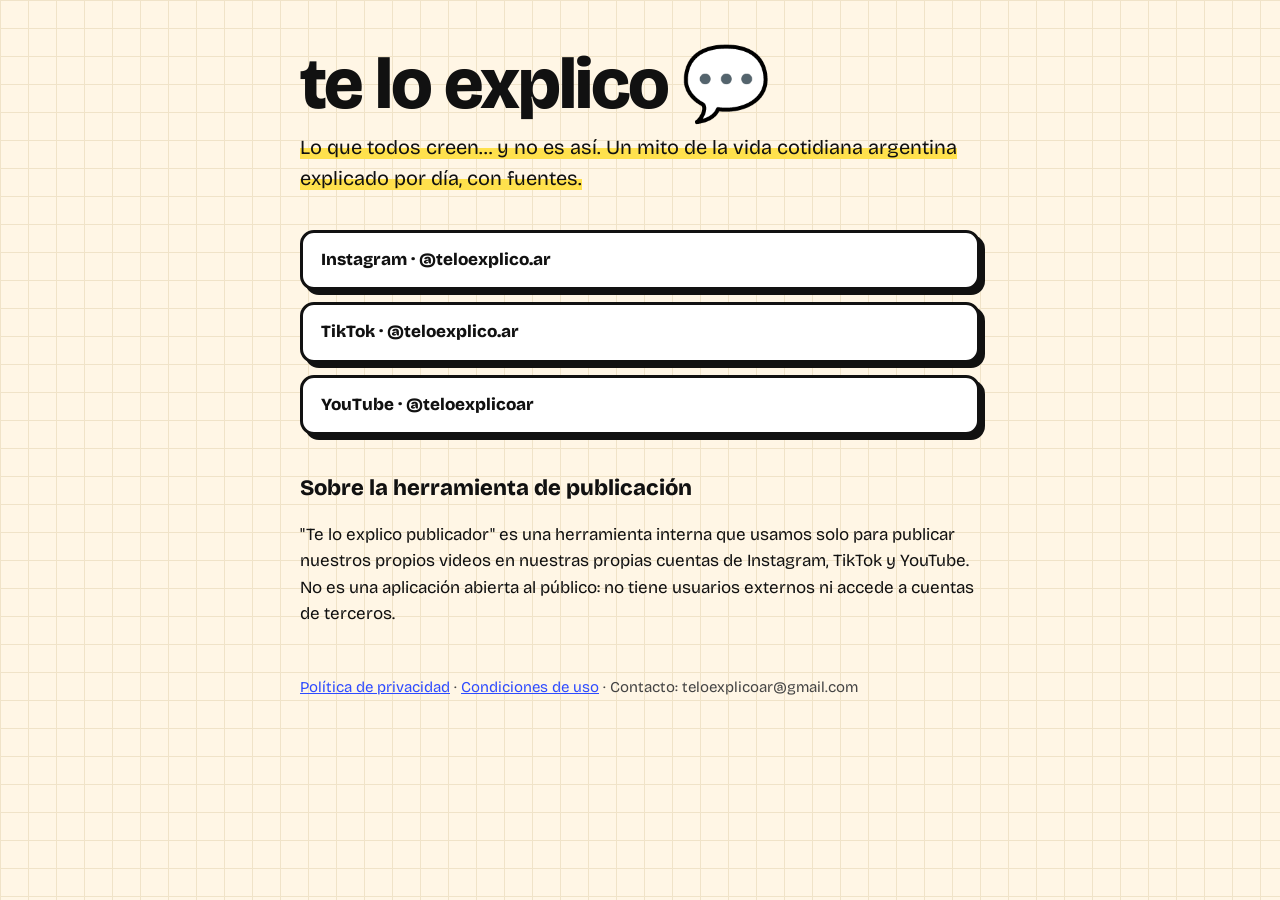
<file: index.html>
<!doctype html>
<html lang="es">
<head>
<meta charset="utf-8">
<meta name="viewport" content="width=device-width, initial-scale=1">
<title>Te lo explico</title>
<meta name="description" content="Te lo explico: un mito de la vida cotidiana argentina explicado por día, con fuentes.">
<link rel="preconnect" href="https://fonts.googleapis.com">
<link href="https://fonts.googleapis.com/css2?family=Bricolage+Grotesque:opsz,wght@12..96,500;12..96,800&display=swap" rel="stylesheet">
<link rel="stylesheet" href="estilo.css">
</head>
<body>
<main>
  <h1>te lo explico <span class="burbuja">💬</span></h1>
  <p class="bajada">Lo que todos creen… y no es así. Un mito de la vida cotidiana argentina explicado por día, con fuentes.</p>
  <section class="redes">
    <a href="https://www.instagram.com/teloexplico.ar/">Instagram · @teloexplico.ar</a>
    <a href="https://www.tiktok.com/@teloexplico.ar">TikTok · @teloexplico.ar</a>
    <a href="https://www.youtube.com/@teloexplicoar">YouTube · @teloexplicoar</a>
  </section>
  <section>
    <h2>Sobre la herramienta de publicación</h2>
    <p>"Te lo explico publicador" es una herramienta interna que usamos solo para publicar nuestros propios videos en nuestras propias cuentas de Instagram, TikTok y YouTube. No es una aplicación abierta al público: no tiene usuarios externos ni accede a cuentas de terceros.</p>
  </section>
  <footer>
    <a href="privacidad.html">Política de privacidad</a> · <a href="terminos.html">Condiciones de uso</a> · Contacto: teloexplicoar@gmail.com
  </footer>
</main>
</body>
</html>
</file>
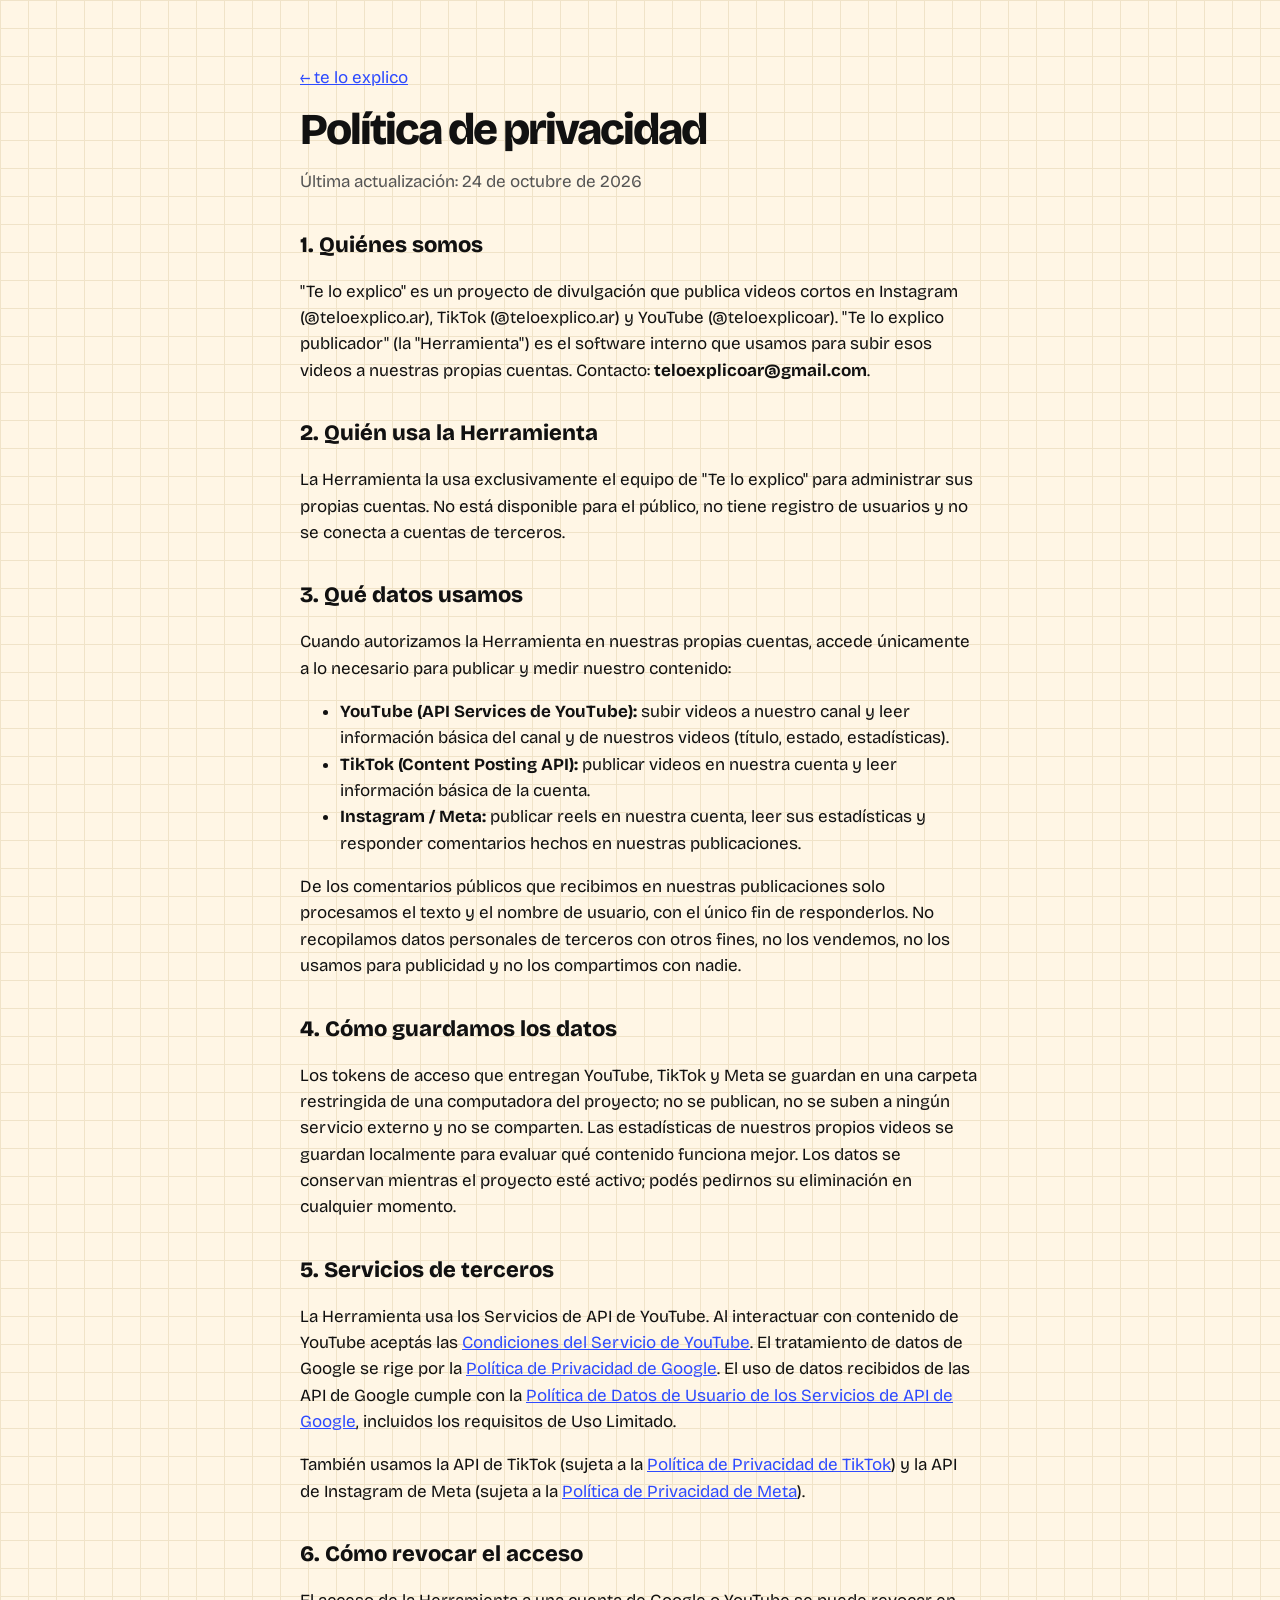
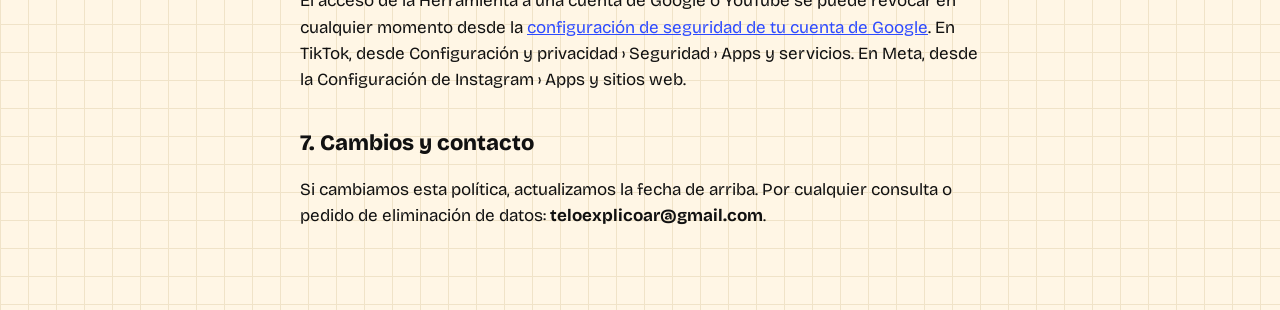
<file: privacidad.html>
<!doctype html>
<html lang="es">
<head>
<meta charset="utf-8">
<meta name="viewport" content="width=device-width, initial-scale=1">
<title>Política de privacidad · Te lo explico</title>
<link rel="preconnect" href="https://fonts.googleapis.com">
<link href="https://fonts.googleapis.com/css2?family=Bricolage+Grotesque:opsz,wght@12..96,500;12..96,800&display=swap" rel="stylesheet">
<link rel="stylesheet" href="estilo.css">
</head>
<body>
<main class="legal">
  <p><a href="index.html">← te lo explico</a></p>
  <h1>Política de privacidad</h1>
  <p class="fecha">Última actualización: 24 de octubre de 2026</p>

  <h2>1. Quiénes somos</h2>
  <p>"Te lo explico" es un proyecto de divulgación que publica videos cortos en Instagram (@teloexplico.ar), TikTok (@teloexplico.ar) y YouTube (@teloexplicoar). "Te lo explico publicador" (la "Herramienta") es el software interno que usamos para subir esos videos a nuestras propias cuentas. Contacto: <strong>teloexplicoar@gmail.com</strong>.</p>

  <h2>2. Quién usa la Herramienta</h2>
  <p>La Herramienta la usa exclusivamente el equipo de "Te lo explico" para administrar sus propias cuentas. No está disponible para el público, no tiene registro de usuarios y no se conecta a cuentas de terceros.</p>

  <h2>3. Qué datos usamos</h2>
  <p>Cuando autorizamos la Herramienta en nuestras propias cuentas, accede únicamente a lo necesario para publicar y medir nuestro contenido:</p>
  <ul>
    <li><strong>YouTube (API Services de YouTube):</strong> subir videos a nuestro canal y leer información básica del canal y de nuestros videos (título, estado, estadísticas).</li>
    <li><strong>TikTok (Content Posting API):</strong> publicar videos en nuestra cuenta y leer información básica de la cuenta.</li>
    <li><strong>Instagram / Meta:</strong> publicar reels en nuestra cuenta, leer sus estadísticas y responder comentarios hechos en nuestras publicaciones.</li>
  </ul>
  <p>De los comentarios públicos que recibimos en nuestras publicaciones solo procesamos el texto y el nombre de usuario, con el único fin de responderlos. No recopilamos datos personales de terceros con otros fines, no los vendemos, no los usamos para publicidad y no los compartimos con nadie.</p>

  <h2>4. Cómo guardamos los datos</h2>
  <p>Los tokens de acceso que entregan YouTube, TikTok y Meta se guardan en una carpeta restringida de una computadora del proyecto; no se publican, no se suben a ningún servicio externo y no se comparten. Las estadísticas de nuestros propios videos se guardan localmente para evaluar qué contenido funciona mejor. Los datos se conservan mientras el proyecto esté activo; podés pedirnos su eliminación en cualquier momento.</p>

  <h2>5. Servicios de terceros</h2>
  <p>La Herramienta usa los Servicios de API de YouTube. Al interactuar con contenido de YouTube aceptás las <a href="https://www.youtube.com/t/terms">Condiciones del Servicio de YouTube</a>. El tratamiento de datos de Google se rige por la <a href="https://policies.google.com/privacy">Política de Privacidad de Google</a>. El uso de datos recibidos de las API de Google cumple con la <a href="https://developers.google.com/terms/api-services-user-data-policy">Política de Datos de Usuario de los Servicios de API de Google</a>, incluidos los requisitos de Uso Limitado.</p>
  <p>También usamos la API de TikTok (sujeta a la <a href="https://www.tiktok.com/legal/page/global/privacy-policy/es">Política de Privacidad de TikTok</a>) y la API de Instagram de Meta (sujeta a la <a href="https://privacycenter.instagram.com/policy">Política de Privacidad de Meta</a>).</p>

  <h2>6. Cómo revocar el acceso</h2>
  <p>El acceso de la Herramienta a una cuenta de Google o YouTube se puede revocar en cualquier momento desde la <a href="https://myaccount.google.com/permissions">configuración de seguridad de tu cuenta de Google</a>. En TikTok, desde Configuración y privacidad › Seguridad › Apps y servicios. En Meta, desde la Configuración de Instagram › Apps y sitios web.</p>

  <h2>7. Cambios y contacto</h2>
  <p>Si cambiamos esta política, actualizamos la fecha de arriba. Por cualquier consulta o pedido de eliminación de datos: <strong>teloexplicoar@gmail.com</strong>.</p>
</main>
</body>
</html>
</file>
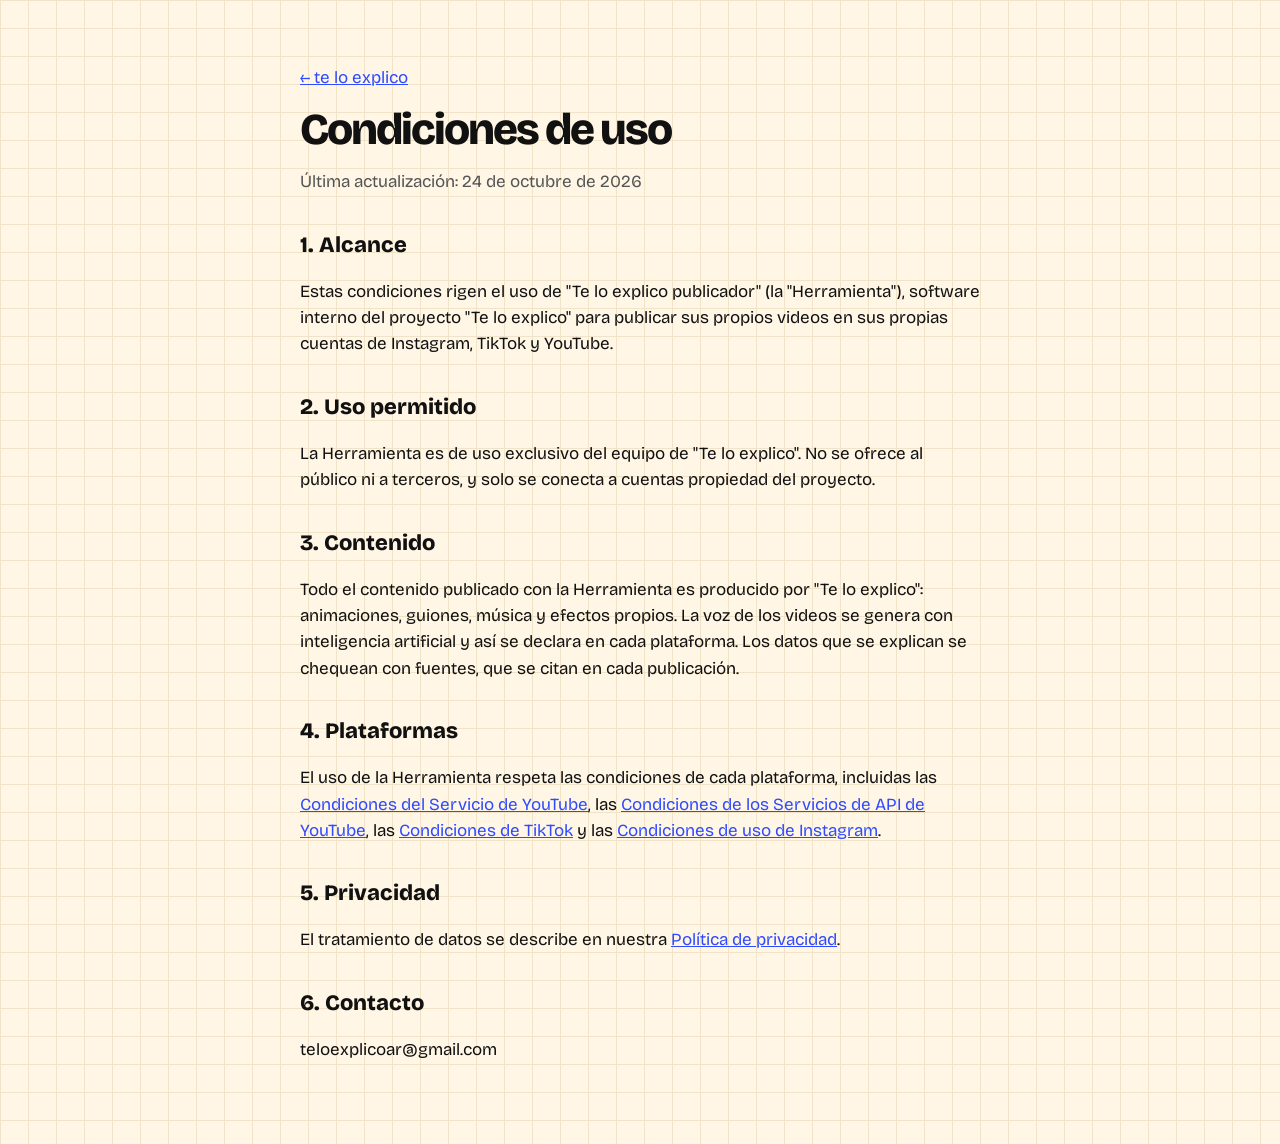
<file: terminos.html>
<!doctype html>
<html lang="es">
<head>
<meta charset="utf-8">
<meta name="viewport" content="width=device-width, initial-scale=1">
<title>Condiciones de uso · Te lo explico</title>
<link rel="preconnect" href="https://fonts.googleapis.com">
<link href="https://fonts.googleapis.com/css2?family=Bricolage+Grotesque:opsz,wght@12..96,500;12..96,800&display=swap" rel="stylesheet">
<link rel="stylesheet" href="estilo.css">
</head>
<body>
<main class="legal">
  <p><a href="index.html">← te lo explico</a></p>
  <h1>Condiciones de uso</h1>
  <p class="fecha">Última actualización: 24 de octubre de 2026</p>

  <h2>1. Alcance</h2>
  <p>Estas condiciones rigen el uso de "Te lo explico publicador" (la "Herramienta"), software interno del proyecto "Te lo explico" para publicar sus propios videos en sus propias cuentas de Instagram, TikTok y YouTube.</p>

  <h2>2. Uso permitido</h2>
  <p>La Herramienta es de uso exclusivo del equipo de "Te lo explico". No se ofrece al público ni a terceros, y solo se conecta a cuentas propiedad del proyecto.</p>

  <h2>3. Contenido</h2>
  <p>Todo el contenido publicado con la Herramienta es producido por "Te lo explico": animaciones, guiones, música y efectos propios. La voz de los videos se genera con inteligencia artificial y así se declara en cada plataforma. Los datos que se explican se chequean con fuentes, que se citan en cada publicación.</p>

  <h2>4. Plataformas</h2>
  <p>El uso de la Herramienta respeta las condiciones de cada plataforma, incluidas las <a href="https://www.youtube.com/t/terms">Condiciones del Servicio de YouTube</a>, las <a href="https://developers.google.com/youtube/terms/api-services-terms-of-service">Condiciones de los Servicios de API de YouTube</a>, las <a href="https://www.tiktok.com/legal/page/global/terms-of-service/es">Condiciones de TikTok</a> y las <a href="https://help.instagram.com/581066165581870">Condiciones de uso de Instagram</a>.</p>

  <h2>5. Privacidad</h2>
  <p>El tratamiento de datos se describe en nuestra <a href="privacidad.html">Política de privacidad</a>.</p>

  <h2>6. Contacto</h2>
  <p>teloexplicoar@gmail.com</p>
</main>
</body>
</html>
</file>
<file: estilo.css>
:root { --papel: #FFF6E5; --cuadricula: #F0E3C8; --tinta: #111; --azul: #2E4BFF; --amarillo: #FFE14D; }
* { box-sizing: border-box; }
body {
  margin: 0; color: var(--tinta); font: 17px/1.55 "Bricolage Grotesque", system-ui, sans-serif;
  background-color: var(--papel);
  background-image: linear-gradient(var(--cuadricula) 1px, transparent 1px), linear-gradient(90deg, var(--cuadricula) 1px, transparent 1px);
  background-size: 28px 28px;
}
main { max-width: 720px; margin: 0 auto; padding: 48px 20px 64px; }
h1 { font-weight: 800; font-size: clamp(40px, 9vw, 72px); letter-spacing: -2px; margin: 0 0 12px; line-height: 1; }
.legal h1 { font-size: clamp(32px, 6vw, 44px); }
h2 { font-weight: 800; font-size: 22px; margin: 32px 0 8px; }
.bajada { font-size: 20px; background: linear-gradient(transparent 55%, var(--amarillo) 55%); display: inline; }
.fecha { color: #555; }
a { color: var(--azul); }
.redes { display: flex; flex-direction: column; gap: 12px; margin: 36px 0; }
.redes a {
  display: block; background: #fff; color: var(--tinta); text-decoration: none; font-weight: 800;
  border: 3px solid var(--tinta); border-radius: 14px; box-shadow: 5px 5px 0 var(--tinta); padding: 14px 18px;
}
section p, .legal p, .legal li { max-width: 65ch; }
footer { margin-top: 48px; font-size: 15px; color: #444; }
</file>
